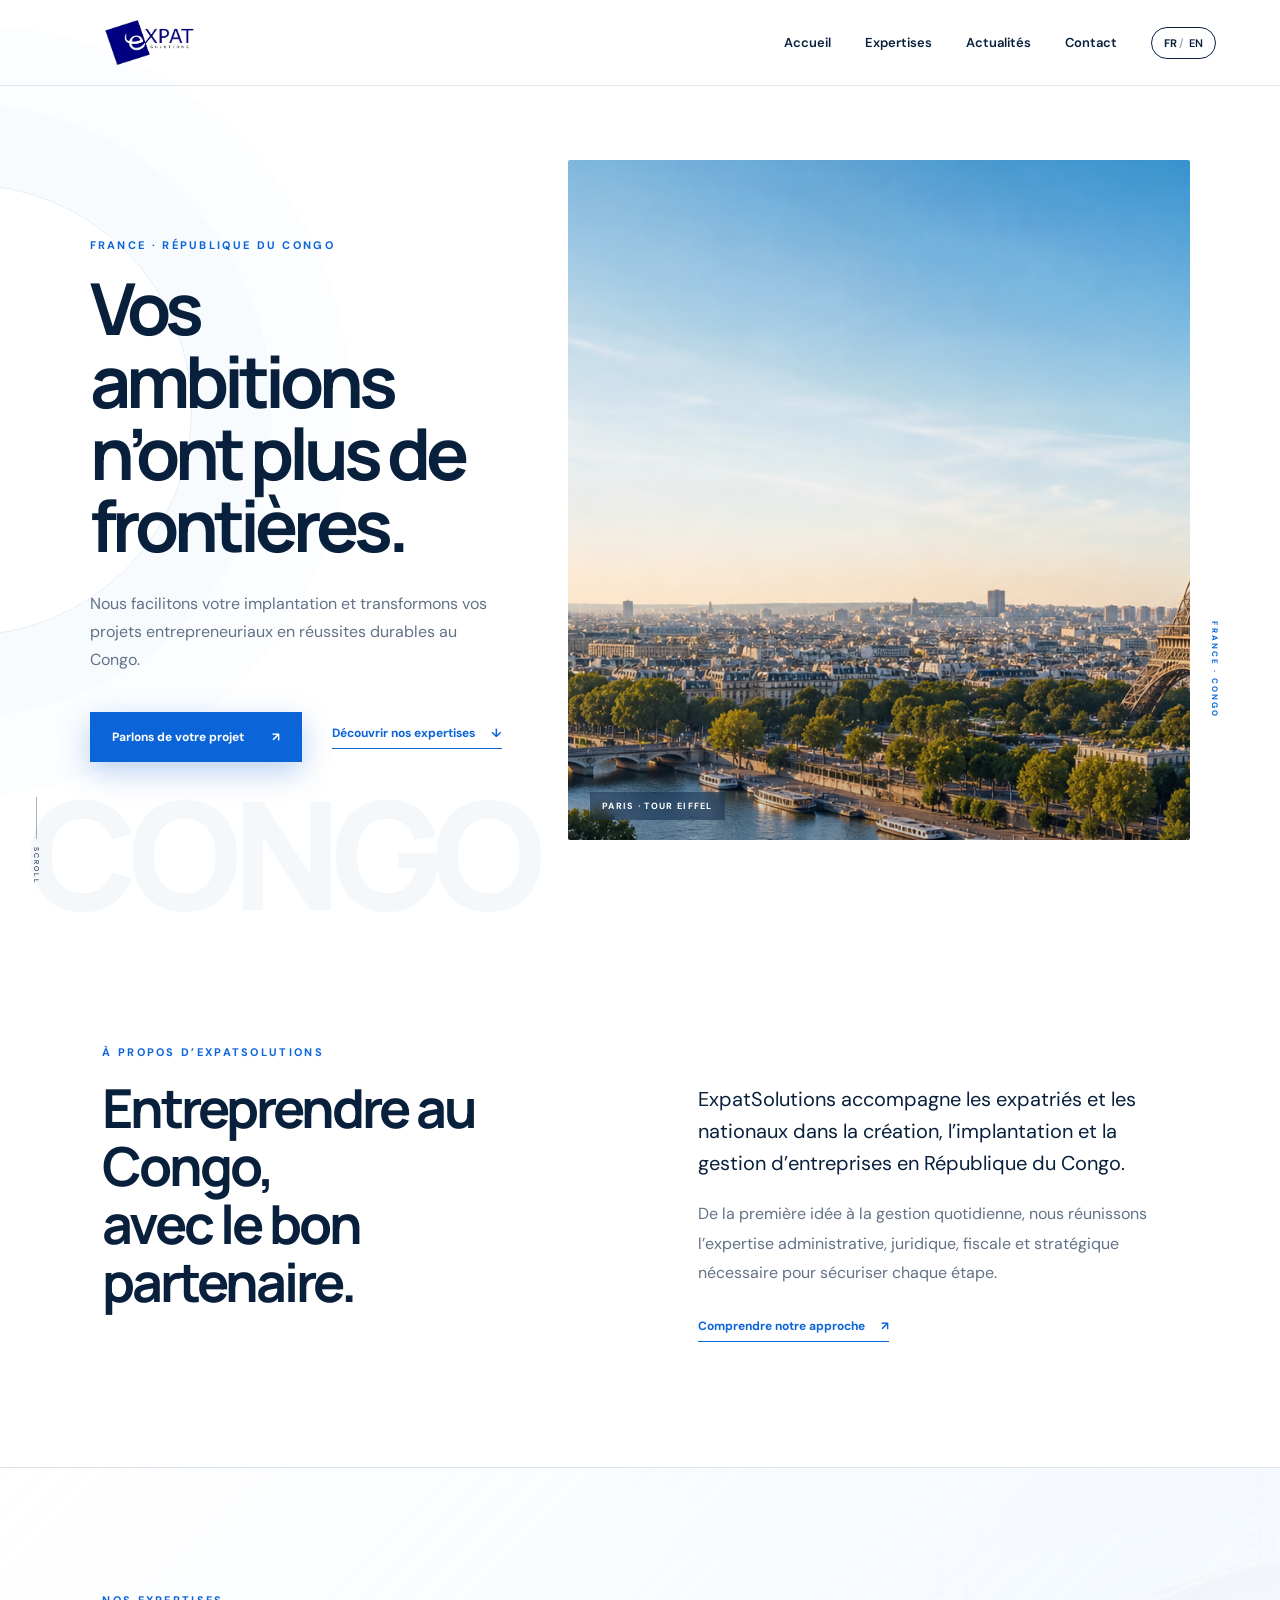
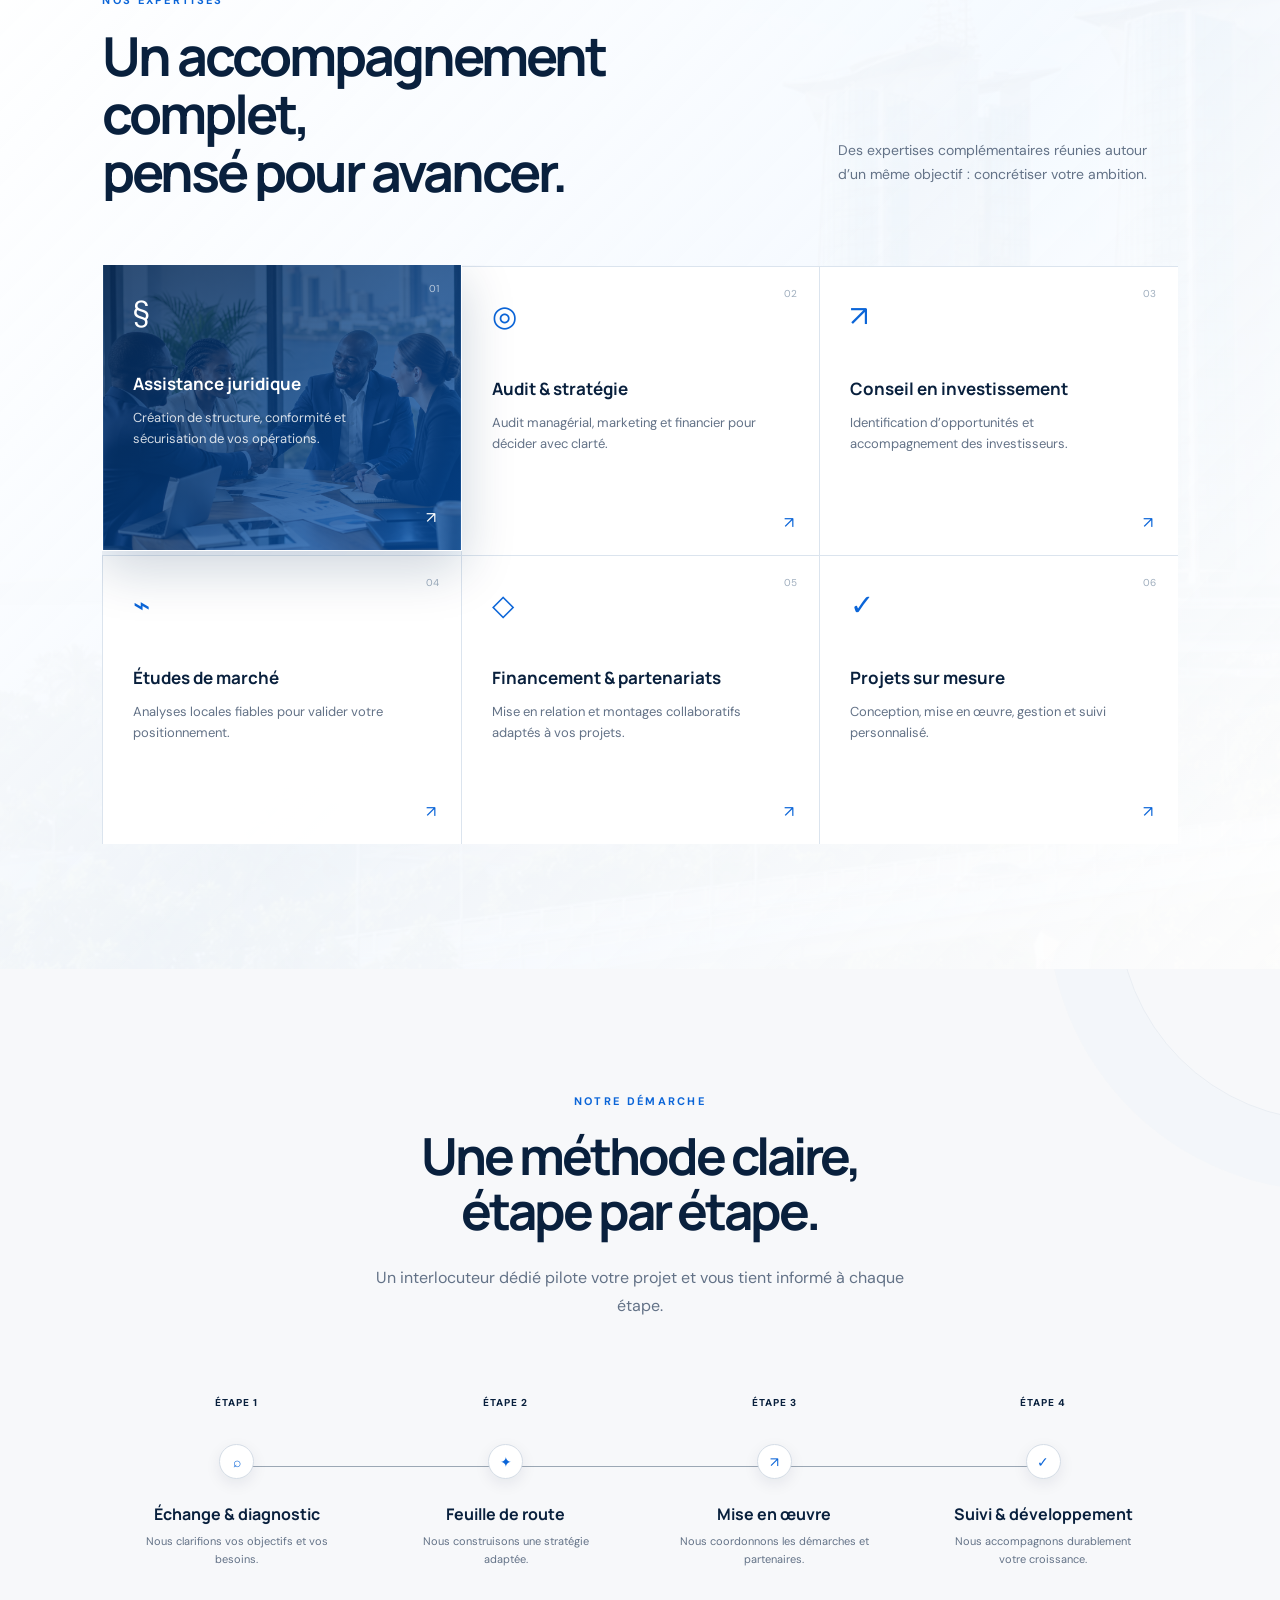
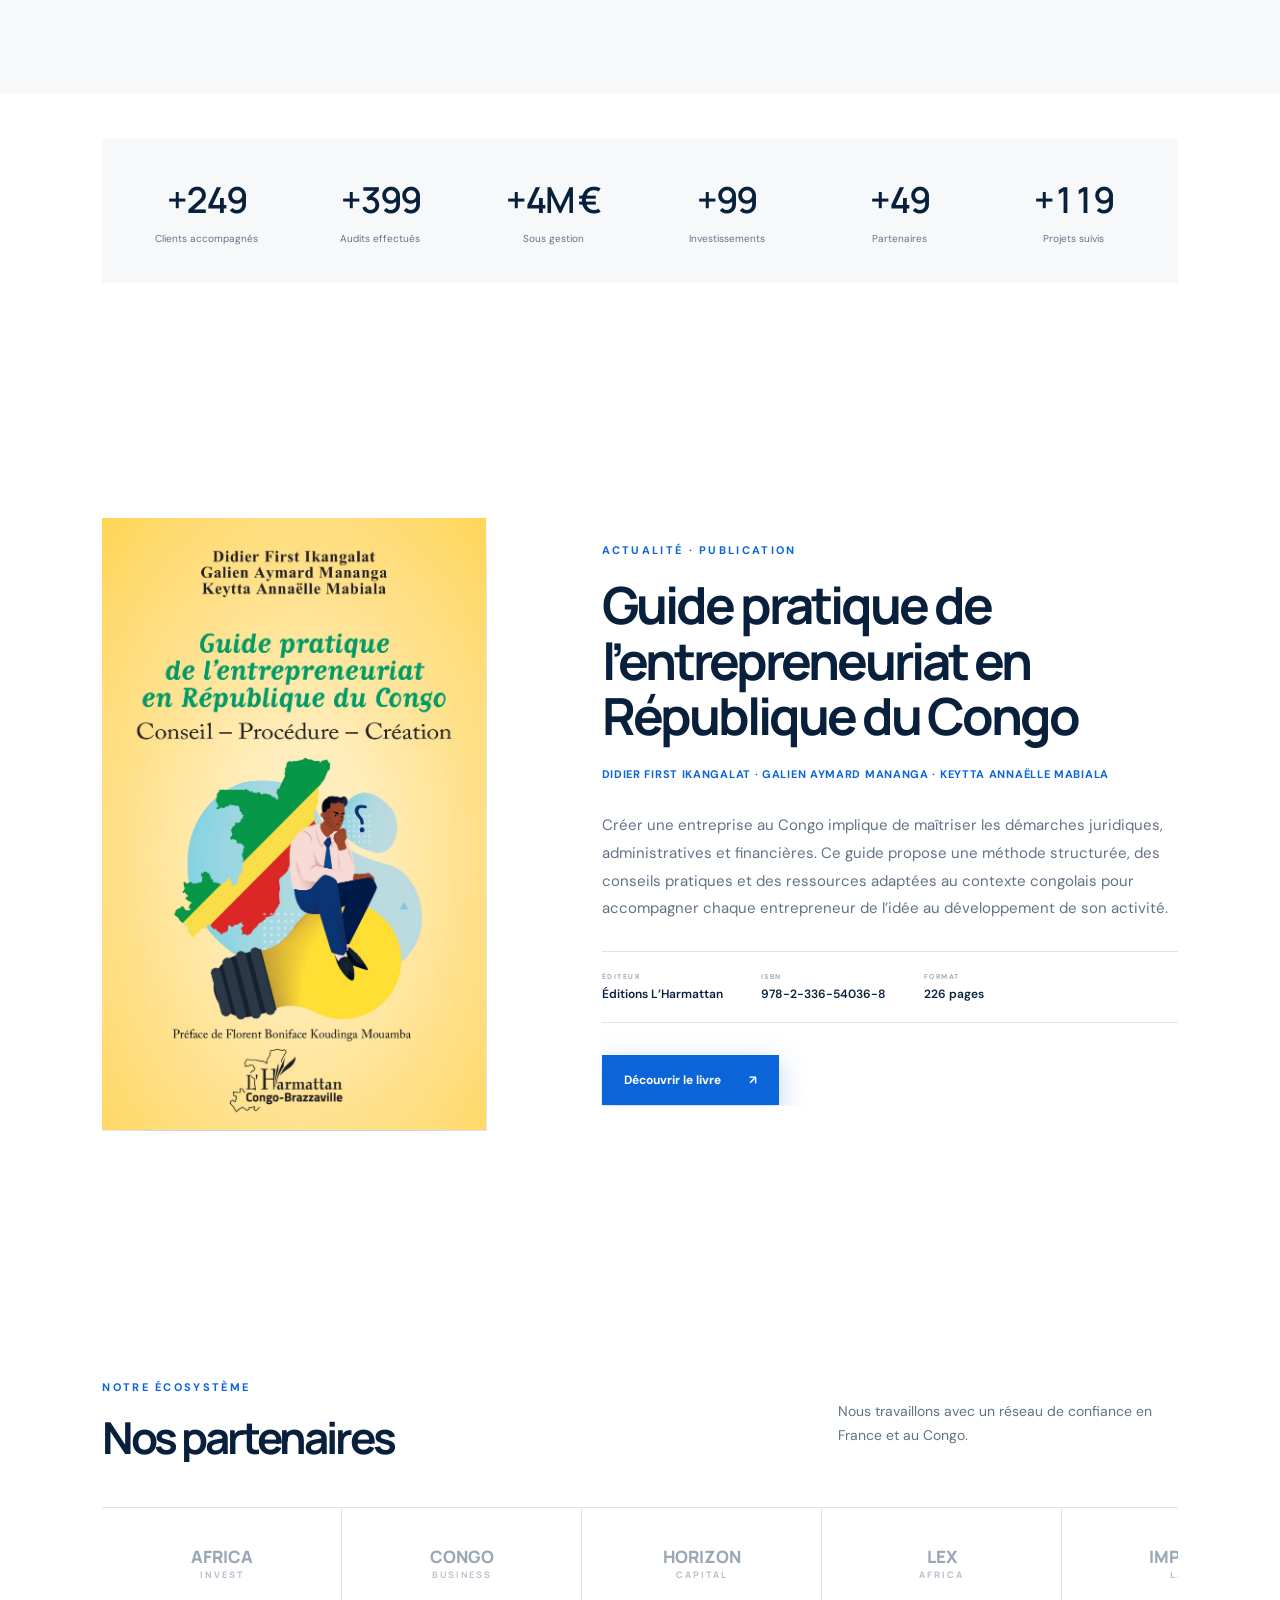
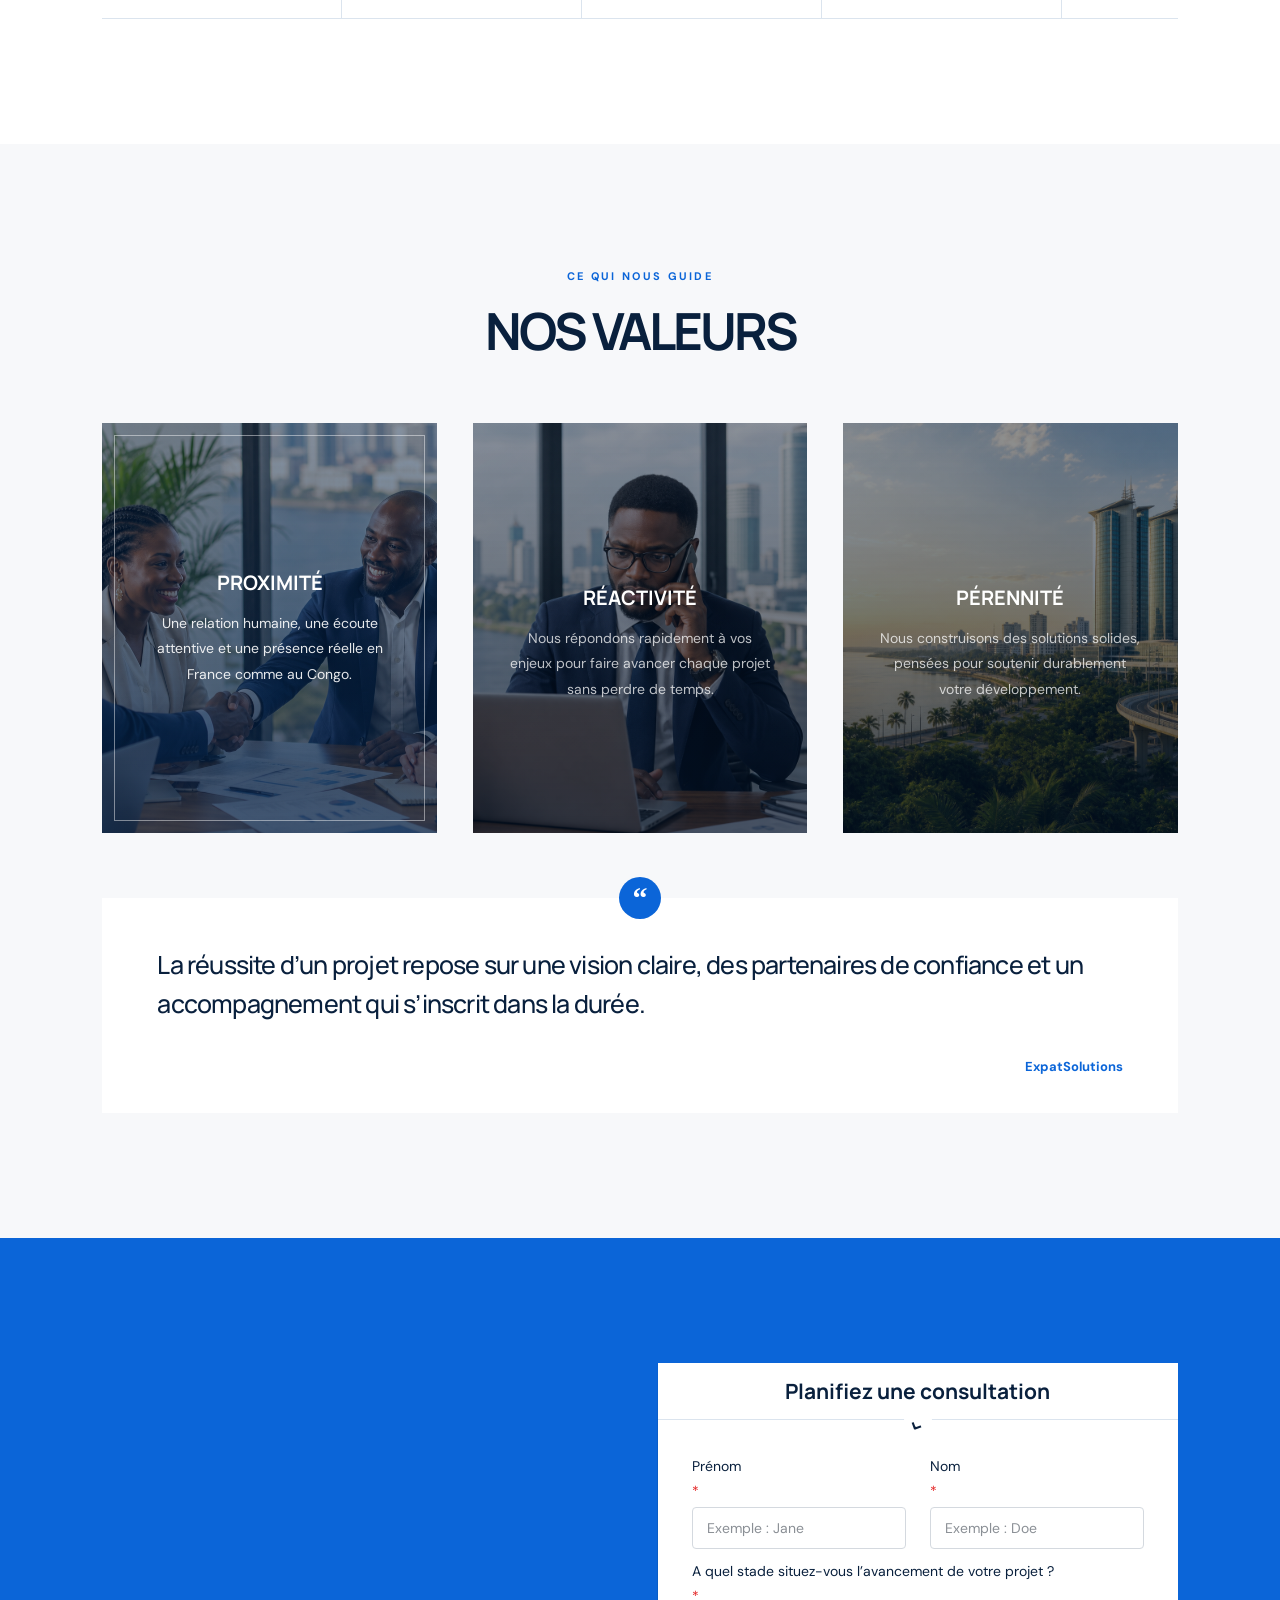
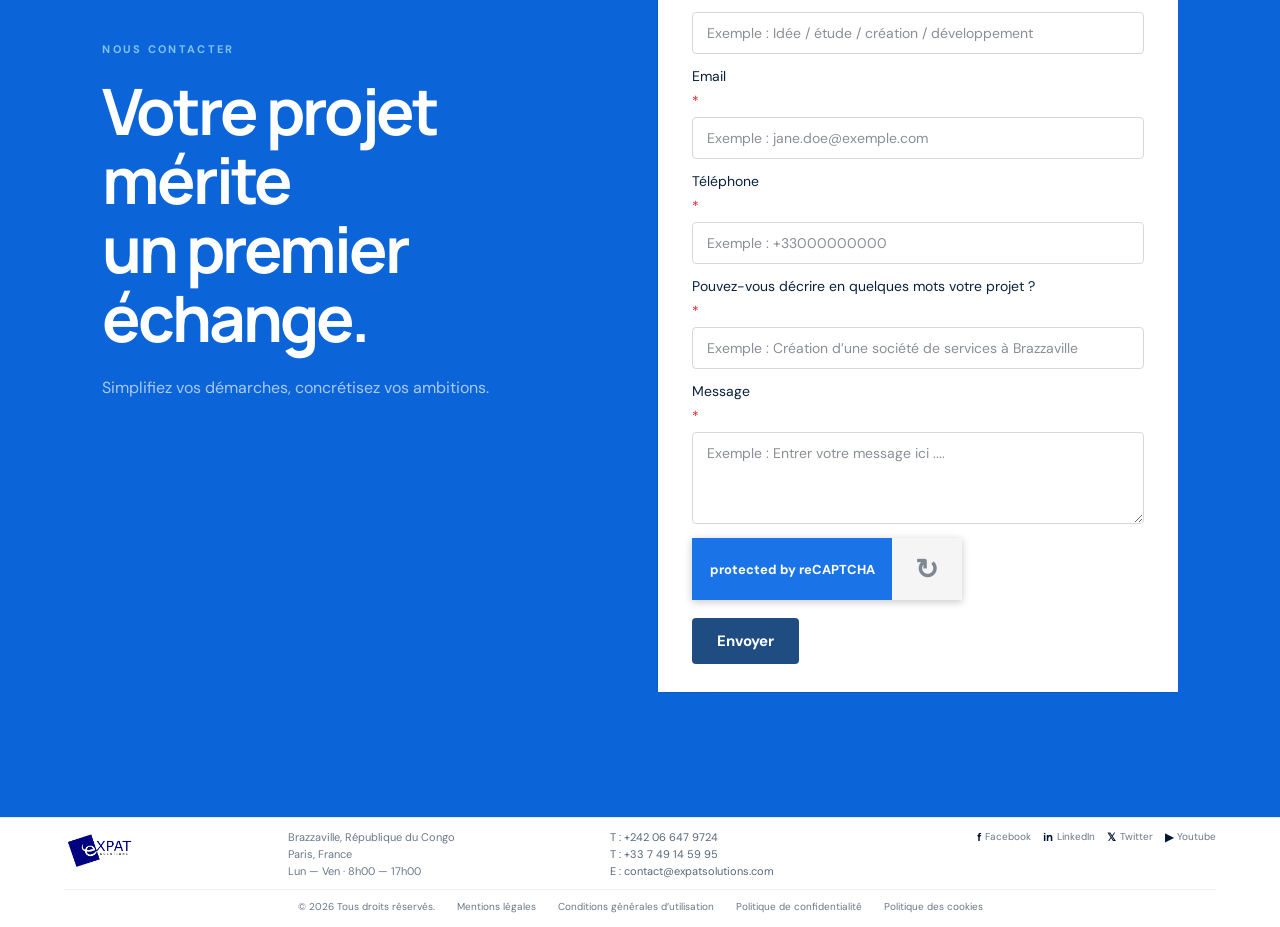
<file: index.html>
<!DOCTYPE html>
<html lang="fr">
<head>
  <meta charset="UTF-8">
  <meta name="viewport" content="width=device-width, initial-scale=1.0">
  <meta name="description" content="ExpatSolutions accompagne les expatriés et les nationaux dans leurs projets entrepreneuriaux en République du Congo.">
  <title>ExpatSolutions | Simplifiez vos démarches</title>
  <link rel="preconnect" href="https://fonts.googleapis.com">
  <link rel="preconnect" href="https://fonts.gstatic.com" crossorigin>
  <link href="https://fonts.googleapis.com/css2?family=DM+Sans:wght@400;500;600;700&family=Manrope:wght@500;600;700;800&display=swap" rel="stylesheet">
  <link rel="stylesheet" href="styles.css">
</head>
<body>
  <header class="site-header" id="top">
    <a class="brand" href="#top" aria-label="ExpatSolutions - Accueil">
      <img src="assets/logo-expat-solutions.png" alt="ExpatSolutions">
    </a>

    <button class="menu-toggle" aria-expanded="false" aria-label="Ouvrir le menu">
      <span></span><span></span>
    </button>

    <nav class="main-nav" aria-label="Navigation principale">
      <a href="#accueil" data-fr="Accueil" data-en="Home">Accueil</a>
      <a href="#expertises" data-fr="Expertises" data-en="Expertise">Expertises</a>
      <a href="#actualites" data-fr="Actualités" data-en="News">Actualités</a>
      <a href="contact.html" target="_blank" rel="noopener noreferrer" data-fr="Contact" data-en="Contact">Contact</a>
      <button class="lang-switch" aria-label="Changer la langue"><strong>FR</strong><span>/</span> EN</button>
    </nav>
  </header>

  <main>
    <section class="hero" id="accueil">
      <div class="hero-content">
        <p class="eyebrow" data-fr="France · République du Congo" data-en="France · Republic of Congo">France · République du Congo</p>
        <h1 data-fr="Vos ambitions n’ont plus de frontières." data-en="Your ambitions know no borders.">Vos ambitions n’ont plus de frontières.</h1>
        <p class="hero-copy" data-fr="Nous facilitons votre implantation et transformons vos projets entrepreneuriaux en réussites durables au Congo." data-en="We simplify your establishment and turn your entrepreneurial projects into lasting successes in Congo.">
          Nous facilitons votre implantation et transformons vos projets entrepreneuriaux en réussites durables au Congo.
        </p>
        <div class="hero-actions">
          <a class="button button-primary" href="#contact" data-fr="Parlons de votre projet" data-en="Let's discuss your project">Parlons de votre projet <span>↗</span></a>
          <a class="text-link" href="#expertises" data-fr="Découvrir nos expertises" data-en="Discover our expertise">Découvrir nos expertises <span>↓</span></a>
        </div>
      </div>
      <div class="hero-visual">
        <div class="hero-image-main hero-slider">
          <div class="hero-slide-track">
            <figure class="hero-slide"><img src="assets/paris-eiffel.png" alt="Tour Eiffel et ville de Paris"><figcaption>Paris · Tour Eiffel</figcaption></figure>
            <figure class="hero-slide"><img src="assets/paris-louvre.png" alt="Musée du Louvre à Paris"><figcaption>Paris · Musée du Louvre</figcaption></figure>
            <figure class="hero-slide"><img src="assets/brazzaville-hero.png" alt="Tours Jumelles, viaduc et fleuve Congo à Brazzaville"><figcaption>Brazzaville · Tours Jumelles</figcaption></figure>
            <figure class="hero-slide"><img src="assets/congo-river.png" alt="Viaduc de la Corniche et Tours Jumelles de Brazzaville"><figcaption>Brazzaville · Viaduc</figcaption></figure>
            <figure class="hero-slide" aria-hidden="true"><img src="assets/paris-eiffel.png" alt=""><figcaption>Paris · Tour Eiffel</figcaption></figure>
            <figure class="hero-slide" aria-hidden="true"><img src="assets/paris-louvre.png" alt=""><figcaption>Paris · Musée du Louvre</figcaption></figure>
            <figure class="hero-slide" aria-hidden="true"><img src="assets/brazzaville-hero.png" alt=""><figcaption>Brazzaville · Tours Jumelles</figcaption></figure>
            <figure class="hero-slide" aria-hidden="true"><img src="assets/congo-river.png" alt=""><figcaption>Brazzaville · Viaduc</figcaption></figure>
          </div>
        </div>
        <span class="hero-caption">FRANCE · CONGO</span>
      </div>
      <div class="hero-scroll"><span></span><small>SCROLL</small></div>
    </section>

    <section class="intro section">
      <div>
        <p class="eyebrow" data-fr="À propos d’ExpatSolutions" data-en="About ExpatSolutions">À propos d’ExpatSolutions</p>
        <h2 data-fr="Entreprendre au Congo, avec le bon partenaire." data-en="Doing business in Congo, with the right partner.">Entreprendre au Congo,<br>avec le bon partenaire.</h2>
      </div>
      <div class="intro-copy">
        <p data-fr="ExpatSolutions accompagne les expatriés et les nationaux dans la création, l’implantation et la gestion d’entreprises en République du Congo." data-en="ExpatSolutions supports expatriates and nationals in creating, establishing and managing businesses in the Republic of Congo.">
          ExpatSolutions accompagne les expatriés et les nationaux dans la création, l’implantation et la gestion d’entreprises en République du Congo.
        </p>
        <p data-fr="De la première idée à la gestion quotidienne, nous réunissons l’expertise administrative, juridique, fiscale et stratégique nécessaire pour sécuriser chaque étape." data-en="From the first idea to daily management, we bring together the administrative, legal, tax and strategic expertise needed to secure every step.">
          De la première idée à la gestion quotidienne, nous réunissons l’expertise administrative, juridique, fiscale et stratégique nécessaire pour sécuriser chaque étape.
        </p>
        <a class="text-link" href="#demarche" data-fr="Comprendre notre approche" data-en="Understand our approach">Comprendre notre approche <span>↗</span></a>
      </div>
    </section>

    <section class="expertise section" id="expertises">
      <div class="expertise-moving-bg" aria-hidden="true"></div>
      <div class="section-heading">
        <div>
          <p class="eyebrow" data-fr="Nos expertises" data-en="Our expertise">Nos expertises</p>
          <h2 data-fr="Un accompagnement complet, pensé pour avancer." data-en="Comprehensive support, designed to move forward.">Un accompagnement complet,<br>pensé pour avancer.</h2>
        </div>
        <p data-fr="Des expertises complémentaires réunies autour d’un même objectif : concrétiser votre ambition." data-en="Complementary expertise united around one goal: making your ambition a reality.">Des expertises complémentaires réunies autour d’un même objectif : concrétiser votre ambition.</p>
      </div>
      <div class="services-grid">
        <article class="service active">
          <span class="service-bg service-bg-legal" aria-hidden="true"></span>
          <span class="service-number">01</span>
          <div class="service-icon">§</div>
          <h3 data-fr="Assistance juridique" data-en="Legal assistance">Assistance juridique</h3>
          <p data-fr="Création de structure, conformité et sécurisation de vos opérations." data-en="Company formation, compliance and operational security.">Création de structure, conformité et sécurisation de vos opérations.</p>
          <a href="#contact" aria-label="En savoir plus">↗</a>
        </article>
        <article class="service">
          <span class="service-bg service-bg-audit" aria-hidden="true"></span>
          <span class="service-number">02</span>
          <div class="service-icon">◎</div>
          <h3 data-fr="Audit & stratégie" data-en="Audit & strategy">Audit & stratégie</h3>
          <p data-fr="Audit managérial, marketing et financier pour décider avec clarté." data-en="Management, marketing and financial audits for clear decisions.">Audit managérial, marketing et financier pour décider avec clarté.</p>
          <a href="#contact" aria-label="En savoir plus">↗</a>
        </article>
        <article class="service">
          <span class="service-bg service-bg-invest" aria-hidden="true"></span>
          <span class="service-number">03</span>
          <div class="service-icon">↗</div>
          <h3 data-fr="Conseil en investissement" data-en="Investment advisory">Conseil en investissement</h3>
          <p data-fr="Identification d’opportunités et accompagnement des investisseurs." data-en="Opportunity sourcing and investor support.">Identification d’opportunités et accompagnement des investisseurs.</p>
          <a href="#contact" aria-label="En savoir plus">↗</a>
        </article>
        <article class="service">
          <span class="service-bg service-bg-market" aria-hidden="true"></span>
          <span class="service-number">04</span>
          <div class="service-icon">⌁</div>
          <h3 data-fr="Études de marché" data-en="Market research">Études de marché</h3>
          <p data-fr="Analyses locales fiables pour valider votre positionnement." data-en="Reliable local analysis to validate your positioning.">Analyses locales fiables pour valider votre positionnement.</p>
          <a href="#contact" aria-label="En savoir plus">↗</a>
        </article>
        <article class="service">
          <span class="service-bg service-bg-funding" aria-hidden="true"></span>
          <span class="service-number">05</span>
          <div class="service-icon">◇</div>
          <h3 data-fr="Financement & partenariats" data-en="Funding & partnerships">Financement & partenariats</h3>
          <p data-fr="Mise en relation et montages collaboratifs adaptés à vos projets." data-en="Networking and collaborative arrangements tailored to your projects.">Mise en relation et montages collaboratifs adaptés à vos projets.</p>
          <a href="#contact" aria-label="En savoir plus">↗</a>
        </article>
        <article class="service">
          <span class="service-bg service-bg-project" aria-hidden="true"></span>
          <span class="service-number">06</span>
          <div class="service-icon">✓</div>
          <h3 data-fr="Projets sur mesure" data-en="Tailored projects">Projets sur mesure</h3>
          <p data-fr="Conception, mise en œuvre, gestion et suivi personnalisé." data-en="Design, implementation, management and personalized monitoring.">Conception, mise en œuvre, gestion et suivi personnalisé.</p>
          <a href="#contact" aria-label="En savoir plus">↗</a>
        </article>
      </div>
    </section>

    <section class="process section" id="demarche">
      <div class="process-intro">
        <p class="eyebrow" data-fr="Notre démarche" data-en="Our approach">Notre démarche</p>
        <h2 data-fr="Une méthode claire, étape par étape." data-en="A clear method, step by step.">Une méthode claire,<br>étape par étape.</h2>
        <p data-fr="Un interlocuteur dédié pilote votre projet et vous tient informé à chaque étape." data-en="A dedicated advisor leads your project and keeps you informed at every stage.">Un interlocuteur dédié pilote votre projet et vous tient informé à chaque étape.</p>
      </div>
      <ol class="steps">
        <li>
          <span class="step-label">ÉTAPE 1</span>
          <span class="step-icon" aria-hidden="true">⌕</span>
          <div><h3 data-fr="Échange & diagnostic" data-en="Discussion & diagnosis">Échange & diagnostic</h3><p data-fr="Nous clarifions vos objectifs et vos besoins." data-en="We clarify your goals and needs.">Nous clarifions vos objectifs et vos besoins.</p></div>
        </li>
        <li>
          <span class="step-label">ÉTAPE 2</span>
          <span class="step-icon" aria-hidden="true">✦</span>
          <div><h3 data-fr="Feuille de route" data-en="Roadmap">Feuille de route</h3><p data-fr="Nous construisons une stratégie adaptée." data-en="We build a tailored strategy.">Nous construisons une stratégie adaptée.</p></div>
        </li>
        <li>
          <span class="step-label">ÉTAPE 3</span>
          <span class="step-icon" aria-hidden="true">↗</span>
          <div><h3 data-fr="Mise en œuvre" data-en="Implementation">Mise en œuvre</h3><p data-fr="Nous coordonnons les démarches et partenaires." data-en="We coordinate procedures and partners.">Nous coordonnons les démarches et partenaires.</p></div>
        </li>
        <li>
          <span class="step-label">ÉTAPE 4</span>
          <span class="step-icon" aria-hidden="true">✓</span>
          <div><h3 data-fr="Suivi & développement" data-en="Monitoring & growth">Suivi & développement</h3><p data-fr="Nous accompagnons durablement votre croissance." data-en="We support your long-term growth.">Nous accompagnons durablement votre croissance.</p></div>
        </li>
      </ol>
    </section>

    <section class="stats">
      <div><strong class="counter" data-target="250" data-prefix="+">0</strong><span data-fr="Clients accompagnés" data-en="Clients supported">Clients accompagnés</span></div>
      <div><strong class="counter" data-target="400" data-prefix="+">0</strong><span data-fr="Audits effectués" data-en="Audits completed">Audits effectués</span></div>
      <div><strong class="counter" data-target="5" data-prefix="+" data-suffix="M €">0</strong><span data-fr="Sous gestion" data-en="Under management">Sous gestion</span></div>
      <div><strong class="counter" data-target="100" data-prefix="+">0</strong><span data-fr="Investissements" data-en="Investments">Investissements</span></div>
      <div><strong class="counter" data-target="50" data-prefix="+">0</strong><span data-fr="Partenaires" data-en="Partners">Partenaires</span></div>
      <div><strong class="counter" data-target="120" data-prefix="+">0</strong><span data-fr="Projets suivis" data-en="Projects monitored">Projets suivis</span></div>
    </section>

    <section class="news section" id="actualites">
      <div class="news-cover">
        <span class="news-date">04.09.2025</span>
        <img src="assets/guide-entrepreneuriat-congo.jpg" alt="Couverture du Guide pratique de l’entrepreneuriat en République du Congo">
      </div>
      <div class="news-content">
        <p class="eyebrow" data-fr="Actualité · Publication" data-en="News · Publication">Actualité · Publication</p>
        <h2 data-fr="Guide pratique de l’entrepreneuriat en République du Congo" data-en="Practical guide to entrepreneurship in the Republic of Congo">Guide pratique de l’entrepreneuriat en République du Congo</h2>
        <p class="news-authors">Didier First Ikangalat · Galien Aymard Mananga · Keytta Annaëlle Mabiala</p>
        <p data-fr="Créer une entreprise au Congo implique de maîtriser les démarches juridiques, administratives et financières. Ce guide propose une méthode structurée, des conseils pratiques et des ressources adaptées au contexte congolais pour accompagner chaque entrepreneur de l’idée au développement de son activité." data-en="Starting a business in Congo requires a strong understanding of legal, administrative and financial procedures. This guide offers a structured method, practical advice and resources tailored to the Congolese context, supporting entrepreneurs from the initial idea through business growth.">
          Créer une entreprise au Congo implique de maîtriser les démarches juridiques, administratives et financières. Ce guide propose une méthode structurée, des conseils pratiques et des ressources adaptées au contexte congolais pour accompagner chaque entrepreneur de l’idée au développement de son activité.
        </p>
        <div class="news-meta">
          <span><small data-fr="ÉDITEUR" data-en="PUBLISHER">ÉDITEUR</small>Éditions L’Harmattan</span>
          <span><small>ISBN</small>978-2-336-54036-8</span>
          <span><small data-fr="FORMAT" data-en="FORMAT">FORMAT</small>226 pages</span>
        </div>
        <a class="button button-primary" href="https://www.editions-harmattan.fr/catalogue/livre/guide-pratique-de-l-entrepreneuriat-en-republique-du-congo/79647" target="_blank" rel="noopener noreferrer" data-fr="Découvrir le livre" data-en="Discover the book">Découvrir le livre <span>↗</span></a>
      </div>
    </section>

    <section class="partners section">
      <div class="section-heading compact">
        <div><p class="eyebrow" data-fr="Notre écosystème" data-en="Our ecosystem">Notre écosystème</p><h2 data-fr="Nos partenaires" data-en="Our partners">Nos partenaires</h2></div>
        <p data-fr="Nous travaillons avec un réseau de confiance en France et au Congo." data-en="We work with a trusted network in France and Congo.">Nous travaillons avec un réseau de confiance en France et au Congo.</p>
      </div>
      <div class="logo-marquee">
        <div class="logo-track">
          <span>AFRICA<span>INVEST</span></span><span>CONGO<br><b>BUSINESS</b></span><span>HORIZON<span>CAPITAL</span></span><span>LEX<span>AFRICA</span></span><span>IMPACT<span>LAB</span></span>
          <span>AFRICA<span>INVEST</span></span><span>CONGO<br><b>BUSINESS</b></span><span>HORIZON<span>CAPITAL</span></span><span>LEX<span>AFRICA</span></span><span>IMPACT<span>LAB</span></span>
        </div>
      </div>
    </section>

    <section class="values section" id="valeurs">
      <div class="values-copy">
        <p class="eyebrow" data-fr="Ce qui nous guide" data-en="What guides us">Ce qui nous guide</p>
        <h2 data-fr="Nos valeurs" data-en="Our values">Nos valeurs</h2>
      </div>
      <div class="values-list">
        <article class="value-card value-proximity">
          <span class="value-image" aria-hidden="true"></span>
          <div><h3 data-fr="Proximité" data-en="Proximity">Proximité</h3><p data-fr="Une relation humaine, une écoute attentive et une présence réelle en France comme au Congo." data-en="A human relationship, attentive listening and real presence in France and Congo.">Une relation humaine, une écoute attentive et une présence réelle en France comme au Congo.</p></div>
        </article>
        <article class="value-card value-reactivity">
          <span class="value-image" aria-hidden="true"></span>
          <div><h3 data-fr="Réactivité" data-en="Responsiveness">Réactivité</h3><p data-fr="Nous répondons rapidement à vos enjeux pour faire avancer chaque projet sans perdre de temps." data-en="We respond quickly to your challenges to keep every project moving forward.">Nous répondons rapidement à vos enjeux pour faire avancer chaque projet sans perdre de temps.</p></div>
        </article>
        <article class="value-card value-sustainability">
          <span class="value-image" aria-hidden="true"></span>
          <div><h3 data-fr="Pérennité" data-en="Sustainability">Pérennité</h3><p data-fr="Nous construisons des solutions solides, pensées pour soutenir durablement votre développement." data-en="We build strong solutions designed to support your long-term development.">Nous construisons des solutions solides, pensées pour soutenir durablement votre développement.</p></div>
        </article>
      </div>
      <blockquote class="values-quote">
        <span>“</span>
        <p data-fr="La réussite d’un projet repose sur une vision claire, des partenaires de confiance et un accompagnement qui s’inscrit dans la durée." data-en="A project's success relies on a clear vision, trusted partners and long-term support.">La réussite d’un projet repose sur une vision claire, des partenaires de confiance et un accompagnement qui s’inscrit dans la durée.</p>
        <cite>ExpatSolutions</cite>
      </blockquote>
    </section>

    <section class="contact section" id="contact">
      <div>
        <p class="eyebrow light" data-fr="Nous contacter" data-en="Contact us">Nous contacter</p>
        <h2 data-fr="Votre projet mérite un premier échange." data-en="Your project deserves a first conversation.">Votre projet mérite<br>un premier échange.</h2>
        <p data-fr="Simplifiez vos démarches, concrétisez vos ambitions." data-en="Simplify your processes, achieve your ambitions.">Simplifiez vos démarches, concrétisez vos ambitions.</p>
      </div>
      <form class="consultation-form" action="mailto:contact@expatsolutions.com" method="post" enctype="text/plain">
        <h3 data-fr="Planifiez une consultation" data-en="Schedule a consultation">Planifiez une consultation</h3>
        <span class="form-mark" aria-hidden="true">⌄</span>
        <div class="form-grid">
          <label>Prénom <em>*</em><input type="text" name="prenom" placeholder="Exemple : Jane" required></label>
          <label>Nom <em>*</em><input type="text" name="nom" placeholder="Exemple : Doe" required></label>
        </div>
        <label>A quel stade situez-vous l’avancement de votre projet ? <em>*</em><input type="text" name="avancement_projet" placeholder="Exemple : Idée / étude / création / développement" required></label>
        <label>Email <em>*</em><input type="email" name="email" placeholder="Exemple : jane.doe@exemple.com" required></label>
        <label>Téléphone <em>*</em><input type="tel" name="telephone" placeholder="Exemple : +33000000000" required></label>
        <label>Pouvez-vous décrire en quelques mots votre projet ? <em>*</em><input type="text" name="description_courte" placeholder="Exemple : Création d’une société de services à Brazzaville" required></label>
        <label>Message <em>*</em><textarea name="message" placeholder="Exemple : Entrer votre message ici ...." required></textarea></label>
        <div class="fake-recaptcha" aria-label="protected by reCAPTCHA">
          <span>protected by reCAPTCHA</span>
          <strong>↻</strong>
        </div>
        <button type="submit">Envoyer</button>
      </form>
      <a class="contact-arrow" href="mailto:contact@expatsolutions.com" aria-label="Envoyer un e-mail">↗</a>
    </section>
  </main>

  <footer class="site-footer">
    <div class="footer-main">
      <a class="footer-logo-small" href="#top" aria-label="ExpatSolutions - Accueil">
        <img src="assets/logo-expat-solutions.png" alt="ExpatSolutions">
      </a>
      <address>
        <span>Brazzaville, République du Congo</span>
        <span>Paris, France</span>
        <span>Lun — Ven · 8h00 — 17h00</span>
      </address>
      <div class="footer-phones">
        <a href="tel:+242066479724">T : +242 06 647 9724</a>
        <a href="tel:+33749145995">T : +33 7 49 14 59 95</a>
        <a href="mailto:contact@expatsolutions.com">E : contact@expatsolutions.com</a>
      </div>
      <nav class="footer-mini-social" aria-label="Réseaux sociaux">
        <a href="#"><span>f</span>Facebook</a>
        <a href="#"><span>in</span>LinkedIn</a>
        <a href="#"><span>𝕏</span>Twitter</a>
        <a href="#"><span>▶</span>Youtube</a>
      </nav>
    </div>
    <div class="footer-bottom">
      <p>© 2026 Tous droits réservés.</p>
      <a href="#">Mentions légales</a>
      <a href="#">Conditions générales d’utilisation</a>
      <a href="#">Politique de confidentialité</a>
      <a href="#">Politique des cookies</a>
    </div>
  </footer>
  <script src="script.js"></script>
</body>
</html>
</file>
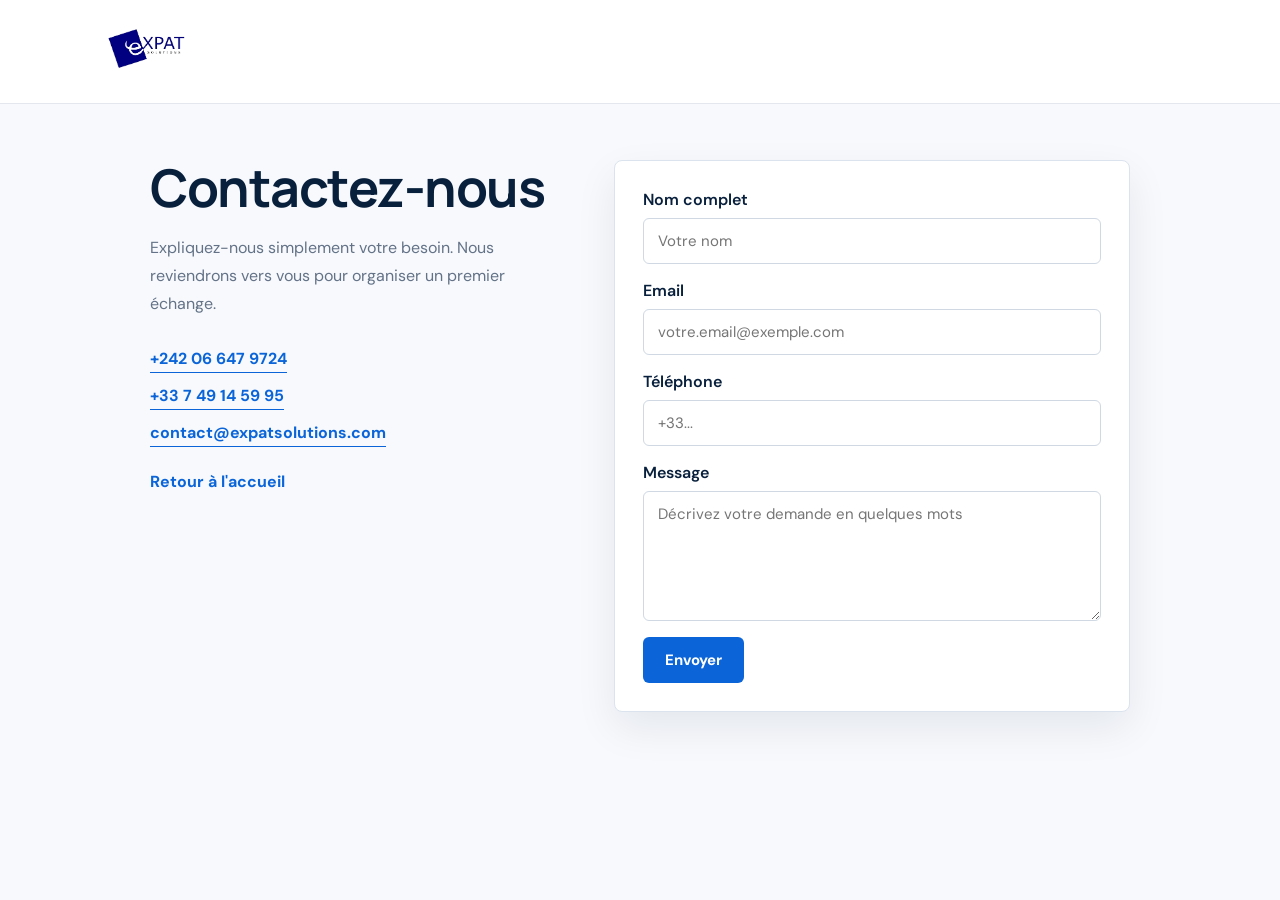
<file: contact.html>
<!DOCTYPE html>
<html lang="fr">
<head>
  <meta charset="UTF-8">
  <meta name="viewport" content="width=device-width, initial-scale=1.0">
  <meta name="description" content="Contactez ExpatSolutions simplement par téléphone, email ou formulaire.">
  <title>Contact | ExpatSolutions</title>
  <link rel="preconnect" href="https://fonts.googleapis.com">
  <link rel="preconnect" href="https://fonts.gstatic.com" crossorigin>
  <link href="https://fonts.googleapis.com/css2?family=DM+Sans:wght@400;500;600;700&family=Manrope:wght@600;700&display=swap" rel="stylesheet">
  <style>
    * { box-sizing: border-box; }
    body {
      margin: 0;
      min-height: 100vh;
      color: #09203d;
      background: #f7f9fc;
      font-family: "DM Sans", Arial, sans-serif;
    }
    header {
      padding: 24px clamp(20px, 6vw, 72px);
      background: #fff;
      border-bottom: 1px solid #e4e8ee;
    }
    header a {
      display: inline-flex;
      align-items: center;
      color: inherit;
      text-decoration: none;
      font-weight: 700;
    }
    header img {
      width: 150px;
      height: 50px;
      object-fit: contain;
    }
    main {
      width: min(980px, calc(100% - 40px));
      margin: 0 auto;
      padding: 56px 0;
      display: grid;
      grid-template-columns: .9fr 1.1fr;
      gap: 42px;
      align-items: start;
    }
    h1 {
      margin: 0 0 18px;
      font: 700 clamp(34px, 5vw, 52px)/1.08 "Manrope", Arial, sans-serif;
      letter-spacing: -1.5px;
    }
    p {
      margin: 0;
      color: #637287;
      line-height: 1.75;
    }
    .details {
      margin-top: 30px;
      display: grid;
      gap: 12px;
    }
    .details a {
      width: fit-content;
      color: #0b65d8;
      font-weight: 700;
      text-decoration: none;
      border-bottom: 1px solid currentColor;
      padding-bottom: 3px;
    }
    form {
      padding: 28px;
      background: #fff;
      border: 1px solid #dbe4ee;
      border-radius: 8px;
      box-shadow: 0 16px 40px rgba(6, 29, 59, .08);
    }
    label {
      display: grid;
      gap: 8px;
      margin-bottom: 16px;
      font-weight: 600;
    }
    input,
    textarea {
      width: 100%;
      border: 1px solid #cfd8e3;
      border-radius: 6px;
      padding: 12px 14px;
      color: #09203d;
      font: 15px "DM Sans", Arial, sans-serif;
      background: #fff;
    }
    textarea {
      min-height: 130px;
      resize: vertical;
    }
    button {
      border: 0;
      border-radius: 6px;
      padding: 13px 22px;
      color: #fff;
      background: #0b65d8;
      font: 700 15px "DM Sans", Arial, sans-serif;
      cursor: pointer;
    }
    .back {
      margin-top: 24px;
      display: inline-block;
      color: #0b65d8;
      font-weight: 700;
      text-decoration: none;
    }
    @media (max-width: 760px) {
      main {
        grid-template-columns: 1fr;
        padding: 36px 0;
      }
      form {
        padding: 22px;
      }
    }
  </style>
</head>
<body>
  <header>
    <a href="index.html" aria-label="Retour à l'accueil">
      <img src="assets/logo-expat-solutions.png" alt="ExpatSolutions">
    </a>
  </header>

  <main>
    <section>
      <h1>Contactez-nous</h1>
      <p>Expliquez-nous simplement votre besoin. Nous reviendrons vers vous pour organiser un premier échange.</p>

      <div class="details" aria-label="Coordonnées">
        <a href="tel:+242066479724">+242 06 647 9724</a>
        <a href="tel:+33749145995">+33 7 49 14 59 95</a>
        <a href="mailto:contact@expatsolutions.com">contact@expatsolutions.com</a>
      </div>

      <a class="back" href="index.html">Retour à l'accueil</a>
    </section>

    <form action="mailto:contact@expatsolutions.com" method="post" enctype="text/plain">
      <label>
        Nom complet
        <input type="text" name="nom" placeholder="Votre nom" required>
      </label>
      <label>
        Email
        <input type="email" name="email" placeholder="votre.email@exemple.com" required>
      </label>
      <label>
        Téléphone
        <input type="tel" name="telephone" placeholder="+33..." required>
      </label>
      <label>
        Message
        <textarea name="message" placeholder="Décrivez votre demande en quelques mots" required></textarea>
      </label>
      <button type="submit">Envoyer</button>
    </form>
  </main>
</body>
</html>
</file>
<file: styles.css>
:root {
  --navy: #061d3b;
  --navy-2: #082853;
  --blue: #0b65d8;
  --bright: #2d91ff;
  --ice: #edf6ff;
  --ink: #09203d;
  --muted: #637287;
  --line: #dbe4ee;
  --white: #fff;
}

* { box-sizing: border-box; }
html { scroll-behavior: smooth; }
body { margin: 0; color: var(--ink); background: #fff; font-family: "DM Sans", sans-serif; }
a { color: inherit; text-decoration: none; }
button { font: inherit; }
h1, h2, h3, p { margin-top: 0; }
h1, h2, h3 { font-family: "Manrope", sans-serif; }

.site-header {
  height: 86px; padding: 0 5vw; display: flex; align-items: center; justify-content: space-between;
  position: fixed; inset: 0 0 auto; z-index: 20; color: var(--ink); border-bottom: 1px solid rgba(9,32,61,.1);
  transition: .3s ease;
}
.site-header.scrolled { height: 72px; background: rgba(255,255,255,.92); color: var(--ink); box-shadow: 0 8px 30px rgba(5,29,58,.06); backdrop-filter: blur(16px); }
.brand { display: flex; align-items: center; }
.brand img { display: block; width: 172px; height: 58px; object-fit: contain; }
.main-nav { display: flex; align-items: center; gap: 34px; font-size: 13px; font-weight: 600; }
.main-nav a { position: relative; }
.main-nav a::after { content: ""; position: absolute; left: 0; bottom: -8px; width: 0; height: 2px; background: var(--bright); transition: .25s; }
.main-nav a:hover::after { width: 100%; }
.lang-switch { border: 1px solid currentColor; color: inherit; background: transparent; border-radius: 30px; padding: 8px 12px; cursor: pointer; font-size: 11px; }
.lang-switch span { opacity: .4; margin: 0 2px; }
.menu-toggle { display: none; }

.hero { min-height: 100vh; padding: 160px 7vw 80px; color: var(--ink); position: relative; display: grid; grid-template-columns: .8fr 1.2fr; gap: 5vw; align-items: center; overflow: hidden; background: #fff; }
.hero::before { content: ""; position: absolute; width: 450px; height: 450px; left: -260px; top: 20%; border: 1px solid #e6eef7; border-radius: 50%; box-shadow: 0 0 0 80px #f8fbfe, 0 0 0 160px #fbfdff; }
.hero::after { content: "CONGO"; position: absolute; left: 2vw; bottom: -35px; font: 800 150px "Manrope"; letter-spacing: -10px; color: #f5f8fb; z-index: 0; }
.hero-content { max-width: 620px; position: relative; z-index: 3; }
.eyebrow { color: var(--blue); text-transform: uppercase; font-size: 11px; letter-spacing: 2.3px; font-weight: 700; margin-bottom: 20px; }
.eyebrow.light { color: #7fc1ff; }
.hero h1 { max-width: 620px; font-size: clamp(50px, 5.6vw, 82px); line-height: 1.01; letter-spacing: -5px; margin-bottom: 28px; }
.hero-copy { max-width: 520px; font-size: 16px; line-height: 1.75; color: var(--muted); }
.hero-actions { margin-top: 38px; display: flex; align-items: center; gap: 30px; }
.button { display: inline-flex; align-items: center; gap: 28px; padding: 17px 22px; font-size: 12px; font-weight: 700; transition: .25s; }
.button-primary { background: var(--blue); color: white; box-shadow: 0 10px 30px rgba(0,94,212,.28); }
.button:hover { transform: translateY(-3px); }
.text-link { display: inline-flex; align-items: center; gap: 16px; font-size: 12px; font-weight: 700; color: var(--blue); padding-bottom: 7px; border-bottom: 1px solid currentColor; }
.light-link { color: #fff; }
.hero-visual { position: relative; height: min(68vw, 680px); z-index: 2; }
.hero-image-main { position: absolute; inset: 0; overflow: hidden; border-radius: 2px; clip-path: inset(0 100% 0 0); animation: reveal-image 1.2s cubic-bezier(.77,0,.18,1) .25s forwards; }
.hero-image-main img, .hero-image-float img { width: 100%; height: 100%; display: block; object-fit: cover; transition: transform 1.2s cubic-bezier(.2,.7,.2,1); }
.hero-slide-track { height: 100%; width: 800%; display: flex; animation: continuous-slides 36s linear infinite; will-change: transform; }
.hero-slide { width: 12.5%; height: 100%; flex: 0 0 12.5%; position: relative; margin: 0; overflow: hidden; }
.hero-slide img { transform: scale(1.04); }
.hero-slide figcaption { position: absolute; left: 22px; bottom: 20px; z-index: 2; padding: 8px 12px; color: white; background: rgba(4,28,60,.45); backdrop-filter: blur(8px); font-size: 9px; font-weight: 700; letter-spacing: 1.3px; text-transform: uppercase; }
.hero-slide::after { content: ""; position: absolute; inset: 0; background: linear-gradient(0deg, rgba(4,28,60,.22), transparent 35%); }
@keyframes continuous-slides { to { transform: translateX(-50%); } }
.hero-caption { position: absolute; right: -32px; bottom: 18%; color: var(--blue); font-size: 8px; font-weight: 700; line-height: 1.8; letter-spacing: 2px; writing-mode: vertical-rl; text-transform: uppercase; }
@keyframes reveal-image { to { clip-path: inset(0 0 0 0); } }
@keyframes float-in { from { opacity: 0; transform: translateY(25px); } to { opacity: 1; transform: translateY(0); } }
.pulse { width: 7px; height: 7px; display: block; background: #45e0b1; border-radius: 50%; box-shadow: 0 0 0 6px rgba(69,224,177,.12); margin-bottom: 16px; }
.hero-scroll { position: absolute; z-index: 2; bottom: 35px; left: 2.5vw; display: flex; flex-direction: column; align-items: center; gap: 8px; }
.hero-scroll span { width: 1px; height: 42px; background: rgba(9,32,61,.35); }
.hero-scroll small { font-size: 7px; letter-spacing: 2px; writing-mode: vertical-rl; }

.section { padding: 125px 8vw; }
.intro { display: grid; grid-template-columns: 1fr 1fr; gap: 9vw; background: #fff; }
.section h2 { font-size: clamp(35px, 4.2vw, 60px); line-height: 1.08; letter-spacing: -3px; margin-bottom: 0; }
.intro-copy { padding-top: 38px; }
.intro-copy p { color: var(--muted); font-size: 16px; line-height: 1.85; }
.intro-copy p:first-child { color: var(--ink); font-size: 20px; line-height: 1.6; }
.intro-copy .text-link { margin-top: 14px; }

.expertise { position: relative; overflow: hidden; background: rgba(255,255,255,.88); border-top: 1px solid var(--line); isolation: isolate; }
.expertise-moving-bg { position: absolute; inset: -12%; z-index: -2; background: url("assets/brazzaville-hero.png") center/cover no-repeat; opacity: .16; animation: expertise-pan 22s ease-in-out infinite alternate; will-change: transform; }
.expertise::before { content: ""; position: absolute; inset: 0; z-index: -1; background: linear-gradient(135deg, rgba(255,255,255,.97), rgba(244,249,255,.84) 52%, rgba(255,255,255,.92)); }
.expertise .section-heading, .expertise .services-grid { position: relative; z-index: 1; }
@keyframes expertise-pan {
  0% { transform: scale(1.05) translate3d(-2%, -1%, 0); }
  50% { transform: scale(1.12) translate3d(2%, 1%, 0); }
  100% { transform: scale(1.07) translate3d(1%, -2%, 0); }
}
.section-heading { display: flex; justify-content: space-between; align-items: flex-end; gap: 50px; margin-bottom: 65px; }
.section-heading > p { max-width: 340px; color: var(--muted); line-height: 1.7; font-size: 14px; }
.services-grid { display: grid; grid-template-columns: repeat(3, 1fr); }
.service { min-height: 290px; padding: 30px; position: relative; overflow: hidden; isolation: isolate; background: rgba(255,255,255,.94); border: 1px solid var(--line); margin: 0 -1px -1px 0; transition: transform .5s cubic-bezier(.2,.7,.2,1), box-shadow .5s, color .45s, border-color .45s; }
.service:hover, .service.active { z-index: 1; color: white; border-color: transparent; transform: translateY(-5px); box-shadow: 0 18px 50px rgba(11,45,84,.2); }
.service-bg { position: absolute; inset: 0; z-index: -2; background-position: center; background-size: cover; clip-path: inset(100% 0 0); transform: scale(1.08); transition: clip-path .75s cubic-bezier(.77,0,.18,1), transform 5s ease; }
.service::before { content: ""; position: absolute; inset: 0; z-index: -1; opacity: 0; background: linear-gradient(145deg, rgba(3,41,89,.82), rgba(5,92,193,.68)); transition: opacity .55s; }
.service:hover .service-bg, .service.active .service-bg { clip-path: inset(0); transform: scale(1); }
.service:hover::before, .service.active::before { opacity: 1; }
.service-bg-legal { background-image: url("assets/value-proximity.png"); }
.service-bg-audit { background-image: url("assets/value-reactivity.png"); }
.service-bg-invest { background-image: url("assets/brazzaville-hero.png"); }
.service-bg-market { background-image: url("assets/congo-river.png"); }
.service-bg-funding { background-image: url("assets/paris-louvre.png"); }
.service-bg-project { background-image: url("assets/value-sustainability.png"); }
.service-number { position: absolute; right: 22px; top: 20px; color: #9eadbd; font-size: 10px; }
.service:hover .service-number, .service.active .service-number { color: rgba(255,255,255,.65); }
.service-icon { height: 80px; color: var(--blue); font-size: 29px; }
.service:hover .service-icon, .service.active .service-icon { color: white; }
.service h3 { font-size: 17px; margin-bottom: 12px; }
.service p { color: var(--muted); font-size: 13px; line-height: 1.65; max-width: 270px; }
.service:hover p, .service.active p { color: rgba(255,255,255,.82); }
.service > a { position: absolute; right: 25px; bottom: 22px; color: var(--blue); }
.service:hover > a, .service.active > a { color: white; }

.process { color: var(--ink); background: #f7f8fa; position: relative; overflow: hidden; text-align: center; }
.process::before { content: ""; position: absolute; width: 420px; height: 420px; border-radius: 50%; border: 1px solid #e9eef4; right: -260px; top: -270px; box-shadow: 0 0 0 70px rgba(230,238,247,.25); }
.process-intro { max-width: 680px; margin: 0 auto 75px; position: relative; z-index: 1; }
.process-intro h2 { font-size: clamp(34px, 4vw, 54px); }
.process-intro > p:not(.eyebrow) { max-width: 550px; color: var(--muted); line-height: 1.8; margin: 25px auto 0; }
.button-outline { border: 1px solid rgba(255,255,255,.3); }
.steps { list-style: none; padding: 0; margin: 0; display: grid; grid-template-columns: repeat(4, 1fr); position: relative; z-index: 1; }
.steps::before { content: ""; position: absolute; height: 1px; background: #9ba7b4; left: 12.5%; right: 12.5%; top: 70px; }
.steps li { position: relative; padding: 0 20px; display: flex; flex-direction: column; align-items: center; }
.step-label { color: var(--ink); font-size: 10px; font-weight: 800; letter-spacing: 1px; margin-bottom: 35px; }
.step-icon { position: relative; z-index: 1; width: 35px; height: 35px; display: grid; place-content: center; color: var(--blue); background: white; border: 1px solid #d4dce5; border-radius: 50%; box-shadow: 0 5px 15px rgba(6,29,59,.08); margin-bottom: 24px; font-size: 14px; transition: .35s; }
.steps li:hover .step-icon { color: white; background: var(--blue); border-color: var(--blue); transform: translateY(-4px); }
.steps h3 { font-size: 16px; margin-bottom: 8px; }
.steps p { max-width: 190px; color: var(--muted); font-size: 11px; line-height: 1.6; margin: 0; }
.stats { margin: 45px 8vw 110px; display: grid; grid-template-columns: repeat(6, 1fr); padding: 0 18px; background: #f7f8fa; color: var(--ink); }
.stats div { min-height: 145px; padding: 28px 12px; display: flex; flex-direction: column; align-items: center; justify-content: center; text-align: center; gap: 8px; }
.stats strong { font: 600 clamp(25px, 2.8vw, 40px) "Manrope"; letter-spacing: -2px; }
.stats .counter { min-width: 90px; font-variant-numeric: tabular-nums; }
.stats span { max-width: 105px; color: var(--muted); font-size: 10px; line-height: 1.45; }

.news { display: grid; grid-template-columns: .8fr 1.2fr; gap: 9vw; align-items: center; background: #fff; }
.news-cover { max-width: 430px; position: relative; margin: 0 auto; }
.news-cover::before { content: ""; position: absolute; inset: 7% -9% -7% 9%; z-index: 0; background: var(--ice); }
.news-cover img { width: 100%; display: block; position: relative; z-index: 1; box-shadow: 0 25px 60px rgba(6,29,59,.18); transition: transform .65s cubic-bezier(.16,1,.3,1), box-shadow .65s; }
.news-cover:hover img { transform: translateY(-8px) rotate(-1deg); box-shadow: 0 35px 70px rgba(6,29,59,.24); }
.news-date { position: absolute; top: 25px; left: -42px; z-index: 2; padding: 10px 14px; color: white; background: var(--blue); font-size: 9px; font-weight: 700; letter-spacing: 1.5px; writing-mode: vertical-rl; }
.news-content h2 { max-width: 750px; font-size: clamp(35px, 4vw, 58px); }
.news-content > p:not(.eyebrow):not(.news-authors) { max-width: 690px; margin: 28px 0; color: var(--muted); font-size: 15px; line-height: 1.85; }
.news-authors { margin: 22px 0 0; color: var(--blue); font-size: 11px; font-weight: 700; line-height: 1.7; letter-spacing: .7px; text-transform: uppercase; }
.news-meta { margin-bottom: 32px; padding: 20px 0; display: flex; gap: 38px; border-top: 1px solid var(--line); border-bottom: 1px solid var(--line); }
.news-meta span { display: flex; flex-direction: column; gap: 5px; color: var(--ink); font-size: 12px; font-weight: 600; }
.news-meta small { color: #96a4b4; font-size: 7px; letter-spacing: 1.5px; }

.compact { margin-bottom: 45px; }
.compact h2 { font-size: 44px; }
.logo-marquee { overflow: hidden; border-top: 1px solid var(--line); border-bottom: 1px solid var(--line); }
.logo-track { width: max-content; display: flex; align-items: center; animation: marquee 24s linear infinite; }
.logo-track > span { min-width: 240px; height: 110px; display: grid; place-content: center; text-align: center; color: #9aa7b6; font: 800 17px "Manrope"; border-right: 1px solid var(--line); }
.logo-track > span span, .logo-track b { color: #b9c2cc; font-size: 9px; letter-spacing: 2px; display: block; }
@keyframes marquee { to { transform: translateX(-50%); } }
.values { background: #f7f8fa; display: block; }
.values-copy { text-align: center; margin-bottom: 65px; }
.values-copy h2 { font-size: clamp(36px, 4vw, 55px); text-transform: uppercase; }
.values-list { display: grid; grid-template-columns: repeat(3, 1fr); gap: 36px; }
.value-card { min-height: 410px; position: relative; overflow: hidden; display: grid; place-items: center; color: white; text-align: center; isolation: isolate; perspective: 800px; }
.value-image { position: absolute; inset: -12%; z-index: -2; background-position: center; background-size: cover; animation: value-zoom 5.5s ease-in-out infinite alternate; transition: transform .75s cubic-bezier(.16,1,.3,1), filter .75s; will-change: transform; }
.value-card::before { content: ""; position: absolute; inset: 0; background: linear-gradient(rgba(3,19,40,.44), rgba(3,19,40,.68)); transition: background .4s; }
.value-card::after { content: ""; position: absolute; inset: 18px; border: 1px solid rgba(255,255,255,0); transition: .4s; }
.value-card:hover::before, .value-card.zooming::before { background: linear-gradient(rgba(4,35,74,.48), rgba(4,35,74,.72)); }
.value-card:hover::after, .value-card.zooming::after { inset: 12px; border-color: rgba(255,255,255,.45); }
.value-card:hover .value-image, .value-card.zooming .value-image { transform: scale(1.28) translate3d(var(--move-x, 0), var(--move-y, 0), 0); filter: saturate(1.22); animation-play-state: paused; }
.value-card > div { max-width: 330px; padding: 35px; position: relative; z-index: 1; transform: translateY(15px); transition: transform .55s cubic-bezier(.16,1,.3,1); }
.value-card:hover > div, .value-card.zooming > div { transform: translateY(0); }
.value-card h3 { margin-bottom: 15px; color: white; font-size: 20px; text-transform: uppercase; }
.value-card p { margin: 0; color: rgba(255,255,255,.9); font-size: 14px; line-height: 1.8; opacity: .82; transition: opacity .45s; }
.value-card:hover p, .value-card.zooming p { opacity: 1; }
.value-proximity .value-image { background-image: url("assets/value-proximity.png"); animation-delay: -2s; }
.value-reactivity .value-image { background-image: url("assets/value-reactivity.png"); animation-delay: -6s; }
.value-sustainability .value-image { background-image: url("assets/value-sustainability.png"); animation-delay: -9s; }
@keyframes value-zoom {
  0% { transform: scale(1.02) translate3d(-2%, -1%, 0); }
  100% { transform: scale(1.24) translate3d(2%, 1%, 0); }
}
.values-quote { margin: 65px 0 0; padding: 48px 55px 38px; position: relative; background: white; border: 0; }
.values-quote > span { width: 42px; height: 42px; position: absolute; left: calc(50% - 21px); top: -21px; display: grid; place-content: center; color: white; background: var(--blue); border-radius: 50%; font: 700 30px Georgia, serif; }
.values-quote p { margin: 0; color: var(--ink); font: 500 clamp(18px, 2vw, 25px)/1.55 "Manrope"; letter-spacing: -.8px; }
.values-quote cite { display: block; margin-top: 35px; color: var(--blue); font-size: 13px; font-style: normal; font-weight: 700; text-align: right; }

.contact { background: var(--blue); color: white; display: grid; grid-template-columns: .85fr 1.15fr; gap: 6vw; align-items: center; }
.contact h2 { font-size: clamp(40px, 5vw, 70px); }
.contact > div:first-child > p:last-child { color: rgba(255,255,255,.65); margin-top: 25px; }
.consultation-form { width: min(520px, 100%); justify-self: end; padding: 0 34px 28px; color: var(--ink); background: white; box-shadow: 0 25px 70px rgba(4,22,46,.2); }
.consultation-form h3 { margin: 0 -34px 22px; padding: 14px 34px; text-align: center; font-size: 21px; border-bottom: 1px solid var(--line); }
.form-mark { width: 28px; height: 28px; display: grid; place-content: center; margin: -35px auto 22px; color: var(--ink); background: white; border-radius: 50%; font-size: 25px; transform: rotate(25deg); }
.form-grid { display: grid; grid-template-columns: 1fr 1fr; gap: 24px; }
.consultation-form label { display: flex; flex-direction: column; gap: 7px; margin-bottom: 13px; color: var(--ink); font-size: 14px; }
.consultation-form em { color: #e32222; font-style: normal; }
.consultation-form input, .consultation-form select, .consultation-form textarea { width: 100%; border: 1px solid #d4d9df; border-radius: 4px; padding: 11px 14px; color: var(--ink); background: white; font: 14px "DM Sans"; }
.consultation-form textarea { min-height: 92px; resize: vertical; }
.consultation-form input::placeholder, .consultation-form textarea::placeholder { color: #8a8f95; }
.fake-recaptcha { width: 270px; max-width: 100%; height: 62px; margin: 14px 0 18px; display: grid; grid-template-columns: 1fr 70px; align-items: center; color: white; background: #1b73e8; box-shadow: 0 2px 8px rgba(0,0,0,.22); }
.fake-recaptcha span { padding-left: 18px; font-size: 13px; font-weight: 700; }
.fake-recaptcha strong { height: 62px; display: grid; place-content: center; color: #7f8791; background: #f5f5f5; font-size: 28px; }
.consultation-form button { border: 0; border-radius: 4px; padding: 13px 25px; color: white; background: #1f4d82; font: 700 15px "DM Sans"; cursor: pointer; transition: .25s; }
.consultation-form button:hover { transform: translateY(-2px); background: var(--navy); }
.contact-arrow { display: none; }
.site-footer { padding: 12px 5vw 14px; color: var(--ink); background: #fff; border-top: 1px solid #e4e8ee; }
.footer-main { display: grid; grid-template-columns: .9fr 1.35fr 1.35fr 1.3fr; gap: 28px; align-items: start; }
.footer-logo-small img { width: 135px; height: 42px; display: block; object-fit: contain; object-position: left center; }
.footer-main address, .footer-phones { display: flex; flex-direction: column; gap: 2px; margin: 0; color: #6b7787; font-style: normal; font-size: 11px; line-height: 1.35; }
.footer-phones a { color: #56667a; }
.footer-mini-social { display: flex; gap: 12px; align-items: flex-start; justify-content: flex-end; flex-wrap: wrap; }
.footer-mini-social a { display: inline-flex; align-items: center; gap: 4px; color: #6b7787; font-size: 10px; }
.footer-mini-social span { height: auto; display: inline; color: #001632; font: 800 11px "Manrope"; line-height: 1; }
.footer-bottom { margin-top: 10px; padding-top: 10px; display: flex; align-items: center; justify-content: center; gap: 22px; color: #6b7787; border-top: 1px solid #edf1f5; font-size: 10px; }
.footer-bottom p { margin: 0; }
.footer-bottom a { white-space: nowrap; }

@media (max-width: 900px) {
  .site-header { height: 72px; padding: 0 20px; }
  .brand img { width: 135px; height: 42px; }
  .menu-toggle { display: grid; gap: 6px; border: 0; background: none; padding: 10px; z-index: 2; }
  .menu-toggle span { width: 23px; height: 2px; background: currentColor; transition: .25s; }
  .menu-toggle.active span:first-child { transform: translateY(4px) rotate(45deg); }
  .menu-toggle.active span:last-child { transform: translateY(-4px) rotate(-45deg); }
  .main-nav { position: fixed; inset: 0; background: var(--navy); color: white; flex-direction: column; justify-content: center; font-size: 24px; transform: translateX(100%); transition: .35s; }
  .main-nav.open { transform: translateX(0); }
  .hero { padding: 120px 24px 70px; min-height: auto; grid-template-columns: 1fr; }
  .hero h1 { letter-spacing: -3px; }
  .hero-visual { height: 520px; margin-top: 25px; }
  .hero-image-main { inset: 0; }
  .hero-scroll, .hero-caption { display: none; }
  .hero-actions { align-items: flex-start; flex-direction: column; gap: 22px; }
  .section { padding: 75px 24px; }
  .intro { grid-template-columns: 1fr; gap: 55px; }
  .section-heading { display: block; }
  .section-heading > p { margin-top: 25px; }
  .section h2 { letter-spacing: -2px; }
  .services-grid { grid-template-columns: 1fr; }
  .service { min-height: 250px; }
  .steps { grid-template-columns: 1fr 1fr; gap: 55px 0; }
  .steps::before { display: none; }
  .step-label { margin-bottom: 15px; }
  .stats { grid-template-columns: repeat(3, 1fr); margin: 30px 24px 75px; padding: 0; }
  .news { grid-template-columns: 1fr; gap: 75px; }
  .news-cover { width: min(75%, 400px); }
  .values-list { grid-template-columns: 1fr; gap: 20px; }
  .value-card { min-height: 370px; }
  .values-quote { margin-top: 45px; padding: 45px 28px 30px; }
  .contact { grid-template-columns: 1fr; }
  .consultation-form { justify-self: stretch; width: 100%; padding: 0 24px 28px; }
  .consultation-form h3 { margin: 0 -24px 24px; padding: 17px 24px; }
  .form-grid { grid-template-columns: 1fr; gap: 0; }
  .footer-main { grid-template-columns: 1fr; gap: 12px; text-align: center; }
  .footer-logo-small img { margin: 0 auto; object-position: center; }
  .footer-mini-social { max-width: 360px; margin: 0 auto; width: 100%; }
}

@media (max-width: 560px) {
  .hero h1 { font-size: 47px; }
  .hero-copy { font-size: 15px; }
  .intro-copy p:first-child { font-size: 17px; }
  .steps { grid-template-columns: 1fr; }
  .stats { grid-template-columns: 1fr 1fr; }
  .news-meta { align-items: flex-start; flex-direction: column; gap: 14px; }
  .footer-bottom { flex-direction: column; gap: 8px; text-align: center; }
}

@media (prefers-reduced-motion: reduce) {
  html { scroll-behavior: auto; }
  *, *::before, *::after { animation-duration: .001ms !important; animation-iteration-count: 1 !important; transition-duration: .001ms !important; }
}
</file>
